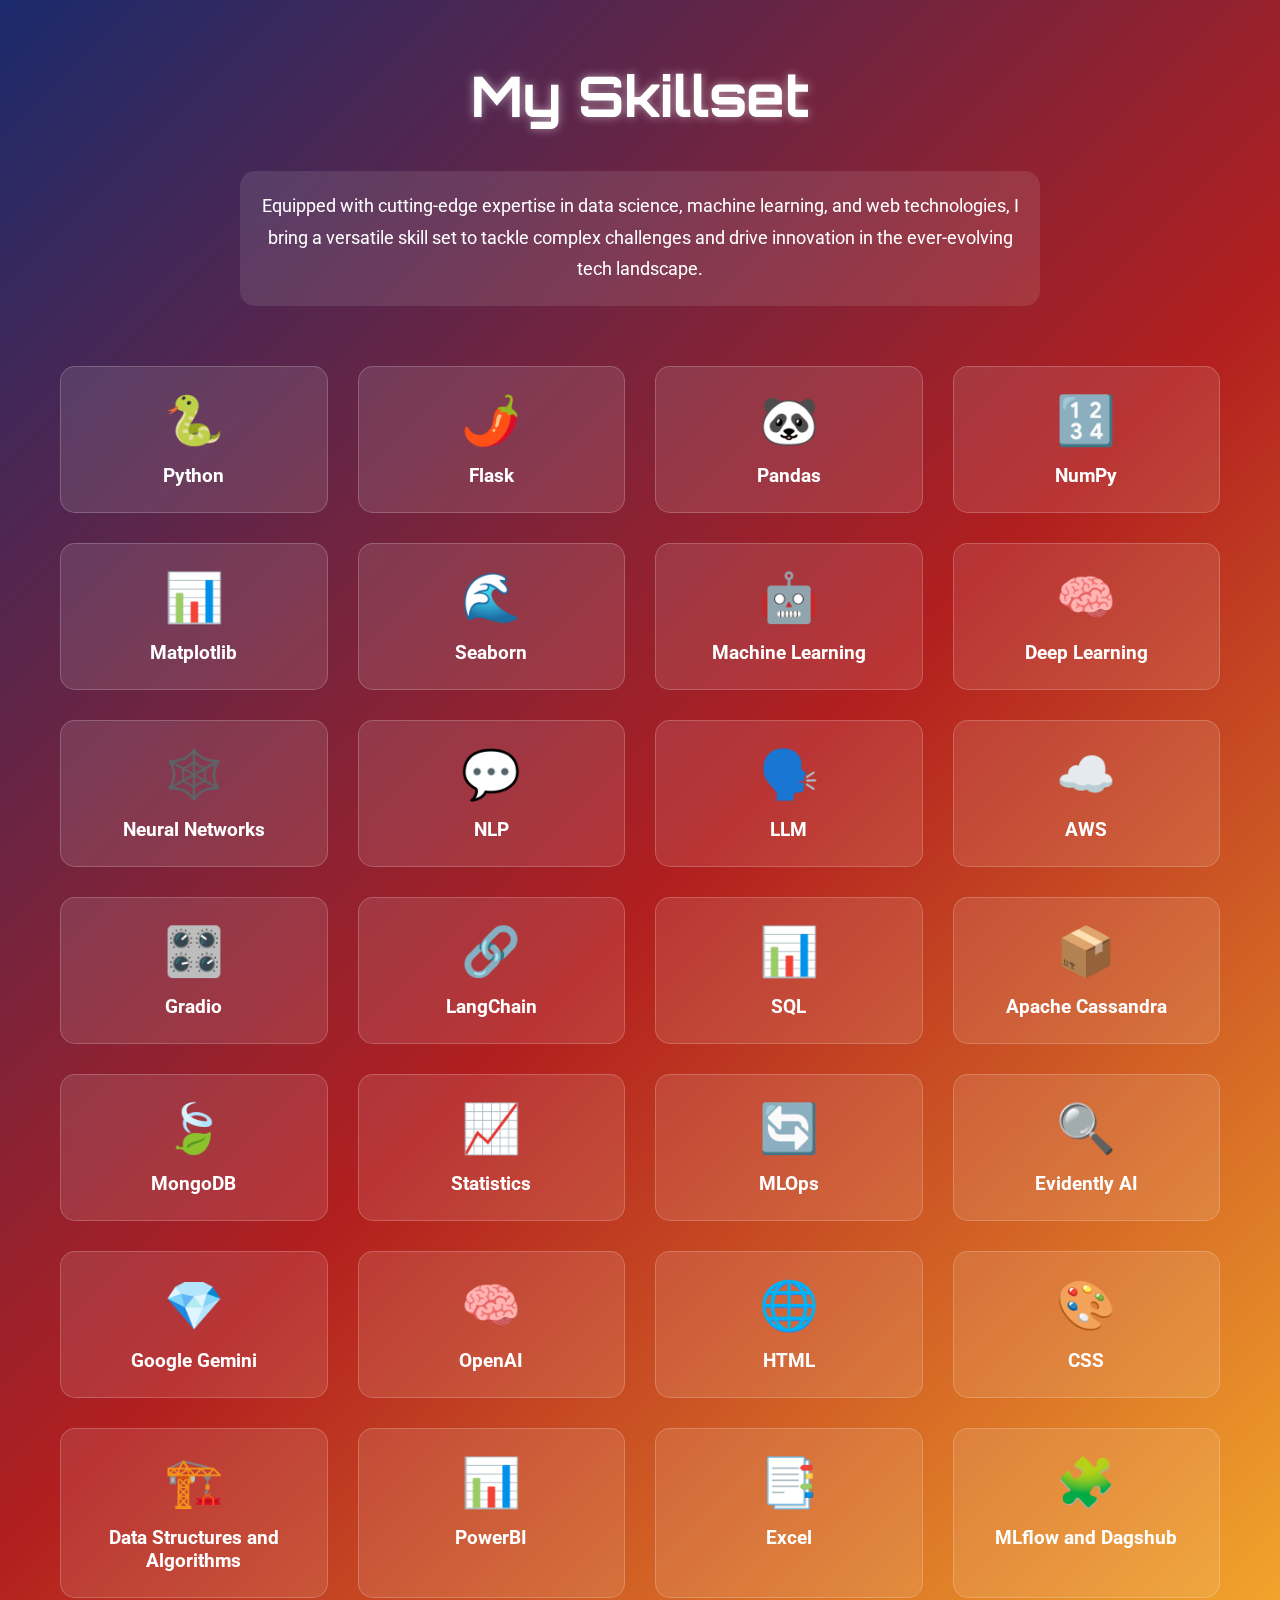
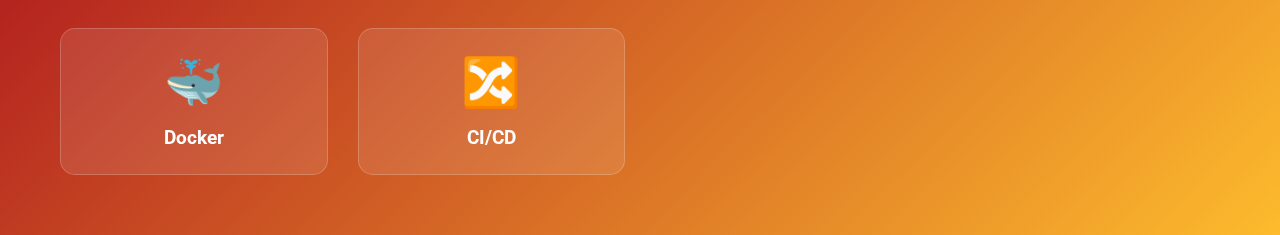
<file: skills.html>
<!DOCTYPE html>
<html lang="en">
<head>
    <meta charset="UTF-8">
    <meta name="viewport" content="width=device-width, initial-scale=1.0">
    <title>Ashutosh Singh - Futuristic Skills</title>
    <style>
        @import url('https://fonts.googleapis.com/css2?family=Roboto:wght@300;400;700&family=Orbitron:wght@700&display=swap');

        * {
            margin: 0;
            padding: 0;
            box-sizing: border-box;
        }

        body {
            font-family: 'Roboto', sans-serif;
            background: linear-gradient(135deg, #1a2a6c, #b21f1f, #fdbb2d);
            color: #ffffff;
            min-height: 100vh;
        }

        .skills {
            max-width: 1200px;
            margin: 0 auto;
            padding: 60px 20px;
        }

        .skills-title {
            text-align: center;
            font-size: 3.5em;
            margin-bottom: 40px;
            color: #ffffff;
            font-family: 'Orbitron', sans-serif;
            text-shadow: 0 0 10px rgba(255, 255, 255, 0.5);
        }

        .skills-description {
            text-align: center;
            max-width: 800px;
            margin: 0 auto 60px;
            line-height: 1.8;
            font-size: 1.1em;
            background: rgba(255, 255, 255, 0.1);
            padding: 20px;
            border-radius: 15px;
            backdrop-filter: blur(10px);
        }

        .skills-grid {
            display: grid;
            grid-template-columns: repeat(auto-fit, minmax(220px, 1fr));
            gap: 30px;
        }

        .skill-item {
            background: rgba(255, 255, 255, 0.1);
            border-radius: 15px;
            padding: 25px;
            text-align: center;
            transition: all 0.3s ease;
            backdrop-filter: blur(5px);
            border: 1px solid rgba(255, 255, 255, 0.2);
        }

        .skill-item:hover {
            transform: translateY(-10px) scale(1.05);
            box-shadow: 0 10px 20px rgba(0, 0, 0, 0.2);
            background: rgba(255, 255, 255, 0.2);
        }

        .skill-name {
            font-size: 1.2em;
            font-weight: bold;
            margin-top: 15px;
            color: #ffffff;
        }

        .skill-icon {
            font-size: 3em;
            margin-bottom: 15px;
            transition: transform 0.3s ease;
        }

        .skill-item:hover .skill-icon {
            transform: scale(1.2);
        }

        @media (max-width: 768px) {
            .skills-grid {
                grid-template-columns: repeat(2, 1fr);
            }
        }

        @media (max-width: 480px) {
            .skills-grid {
                grid-template-columns: 1fr;
            }
            .skills-title {
                font-size: 2.5em;
            }
        }
    </style>
</head>
<body>
    <section class="skills">
        <h2 class="skills-title">My Skillset</h2>
        <p class="skills-description">
            Equipped with cutting-edge expertise in data science, machine learning, and web technologies, 
            I bring a versatile skill set to tackle complex challenges and drive innovation 
            in the ever-evolving tech landscape.
        </p>
        <div class="skills-grid">
            <div class="skill-item">
                <div class="skill-icon">🐍</div>
                <div class="skill-name">Python</div>
            </div>
            <div class="skill-item">
                <div class="skill-icon">🌶️</div>
                <div class="skill-name">Flask</div>
            </div>
            <div class="skill-item">
                <div class="skill-icon">🐼</div>
                <div class="skill-name">Pandas</div>
            </div>
            <div class="skill-item">
                <div class="skill-icon">🔢</div>
                <div class="skill-name">NumPy</div>
            </div>
            <div class="skill-item">
                <div class="skill-icon">📊</div>
                <div class="skill-name">Matplotlib</div>
            </div>
            <div class="skill-item">
                <div class="skill-icon">🌊</div>
                <div class="skill-name">Seaborn</div>
            </div>
            <div class="skill-item">
                <div class="skill-icon">🤖</div>
                <div class="skill-name">Machine Learning</div>
            </div>
            <div class="skill-item">
                <div class="skill-icon">🧠</div>
                <div class="skill-name">Deep Learning</div>
            </div>
            <div class="skill-item">
                <div class="skill-icon">🕸️</div>
                <div class="skill-name">Neural Networks</div>
            </div>
            <div class="skill-item">
                <div class="skill-icon">💬</div>
                <div class="skill-name">NLP</div>
            </div>
            <div class="skill-item">
                <div class="skill-icon">🗣️</div>
                <div class="skill-name">LLM</div>
            </div>
            <div class="skill-item">
                <div class="skill-icon">☁️</div>
                <div class="skill-name">AWS</div>
            </div>
            <div class="skill-item">
                <div class="skill-icon">🎛️</div>
                <div class="skill-name">Gradio</div>
            </div>
            <div class="skill-item">
                <div class="skill-icon">🔗</div>
                <div class="skill-name">LangChain</div>
            </div>
            <div class="skill-item">
                <div class="skill-icon">📊</div>
                <div class="skill-name">SQL</div>
            </div>
            <div class="skill-item">
                <div class="skill-icon">📦</div>
                <div class="skill-name">Apache Cassandra</div>
            </div>
            <div class="skill-item">
                <div class="skill-icon">🍃</div>
                <div class="skill-name">MongoDB</div>
            </div>
            <div class="skill-item">
                <div class="skill-icon">📈</div>
                <div class="skill-name">Statistics</div>
            </div>
            <div class="skill-item">
                <div class="skill-icon">🔄</div>
                <div class="skill-name">MLOps</div>
            </div>
            <div class="skill-item">
                <div class="skill-icon">🔍</div>
                <div class="skill-name">Evidently AI</div>
            </div>
            <div class="skill-item">
                <div class="skill-icon">💎</div>
                <div class="skill-name">Google Gemini</div>
            </div>
            <div class="skill-item">
                <div class="skill-icon">🧠</div>
                <div class="skill-name">OpenAI</div>
            </div>
            <div class="skill-item">
                <div class="skill-icon">🌐</div>
                <div class="skill-name">HTML</div>
            </div>
            <div class="skill-item">
                <div class="skill-icon">🎨</div>
                <div class="skill-name">CSS</div>
            </div>
            <div class="skill-item">
                <div class="skill-icon">🏗️</div>
                <div class="skill-name">Data Structures and Algorithms</div>
            </div>
            <div class="skill-item">
                <div class="skill-icon">📊</div>
                <div class="skill-name">PowerBI</div>
            </div>
            <div class="skill-item">
                <div class="skill-icon">📑</div>
                <div class="skill-name">Excel</div>
            </div>
            <div class="skill-item">
                <div class="skill-icon">🧩</div>
                <div class="skill-name">MLflow and Dagshub</div>
            </div>
            <div class="skill-item">
                <div class="skill-icon">🐳</div>
                <div class="skill-name">Docker</div>
            </div>
            <div class="skill-item">
                <div class="skill-icon">🔀</div>
                <div class="skill-name">CI/CD</div>
            </div>
        </div>
    </section>
</body>
</html>
</file>
